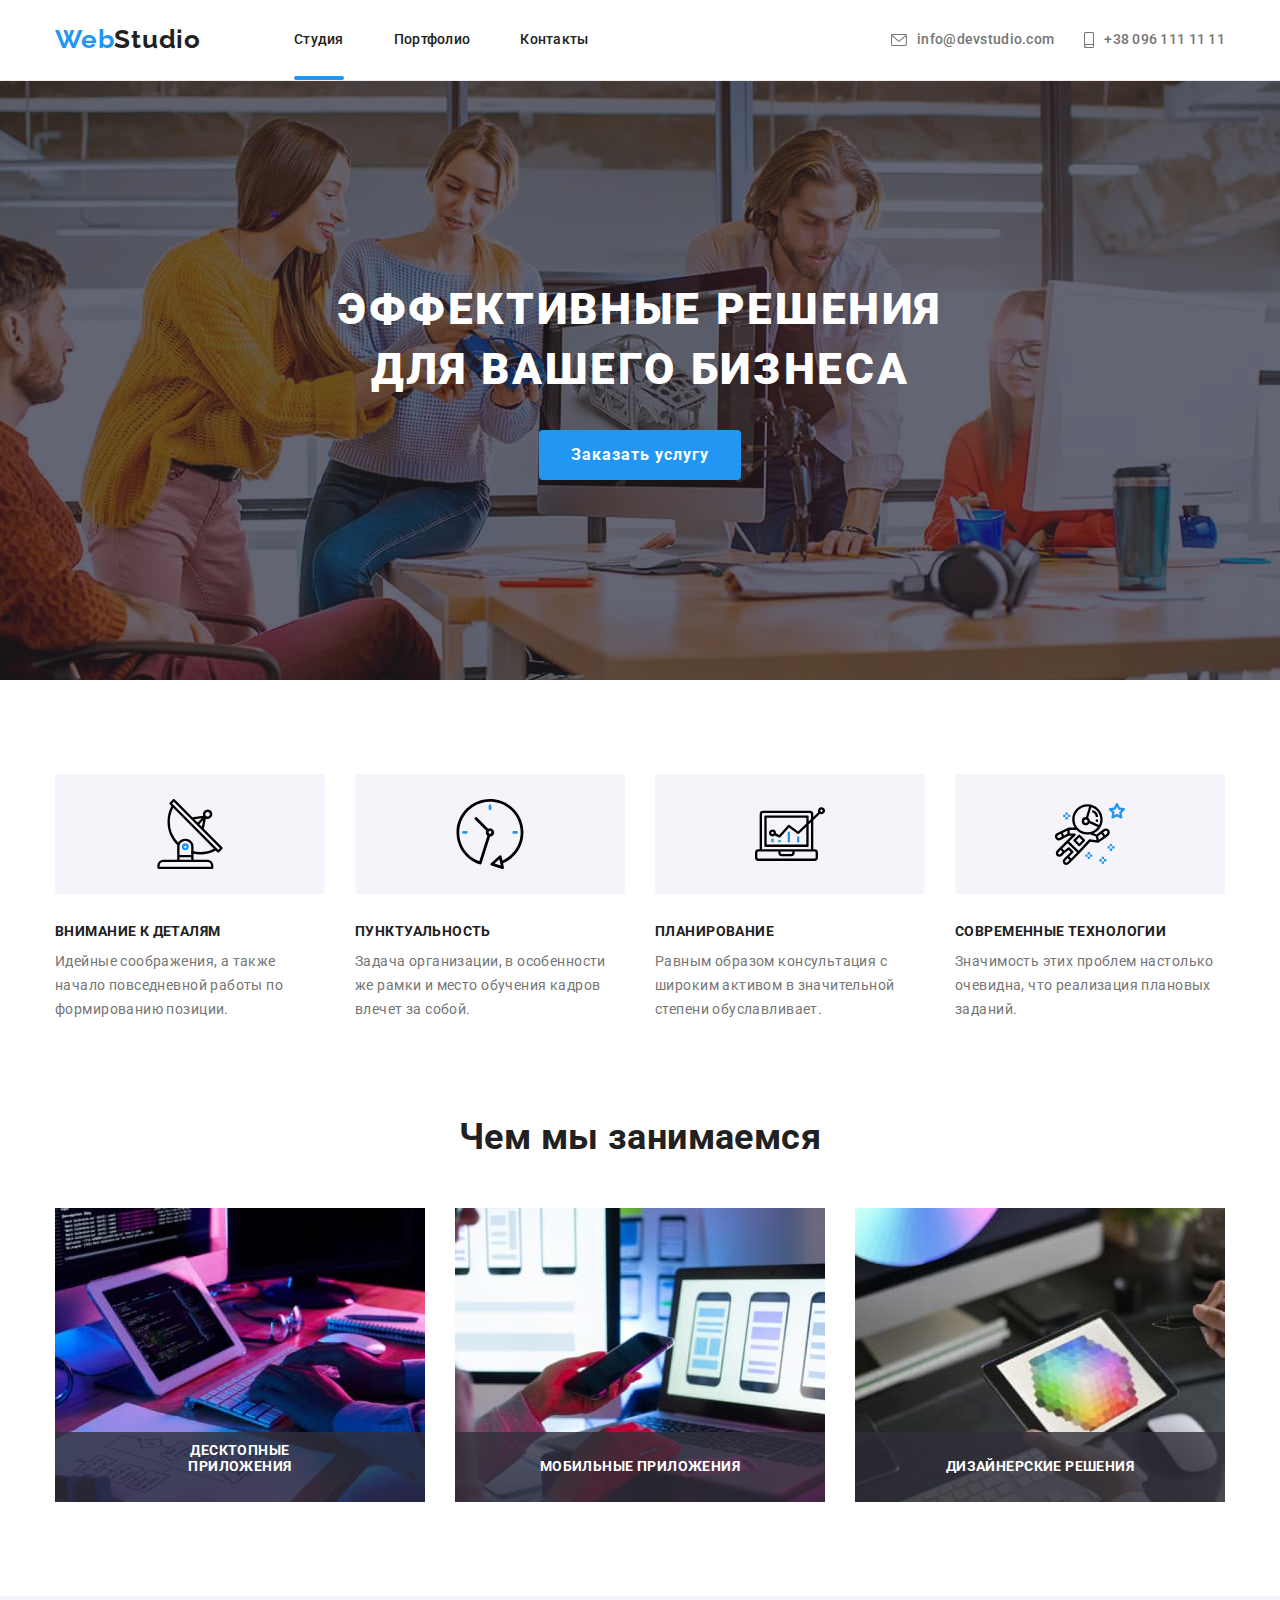
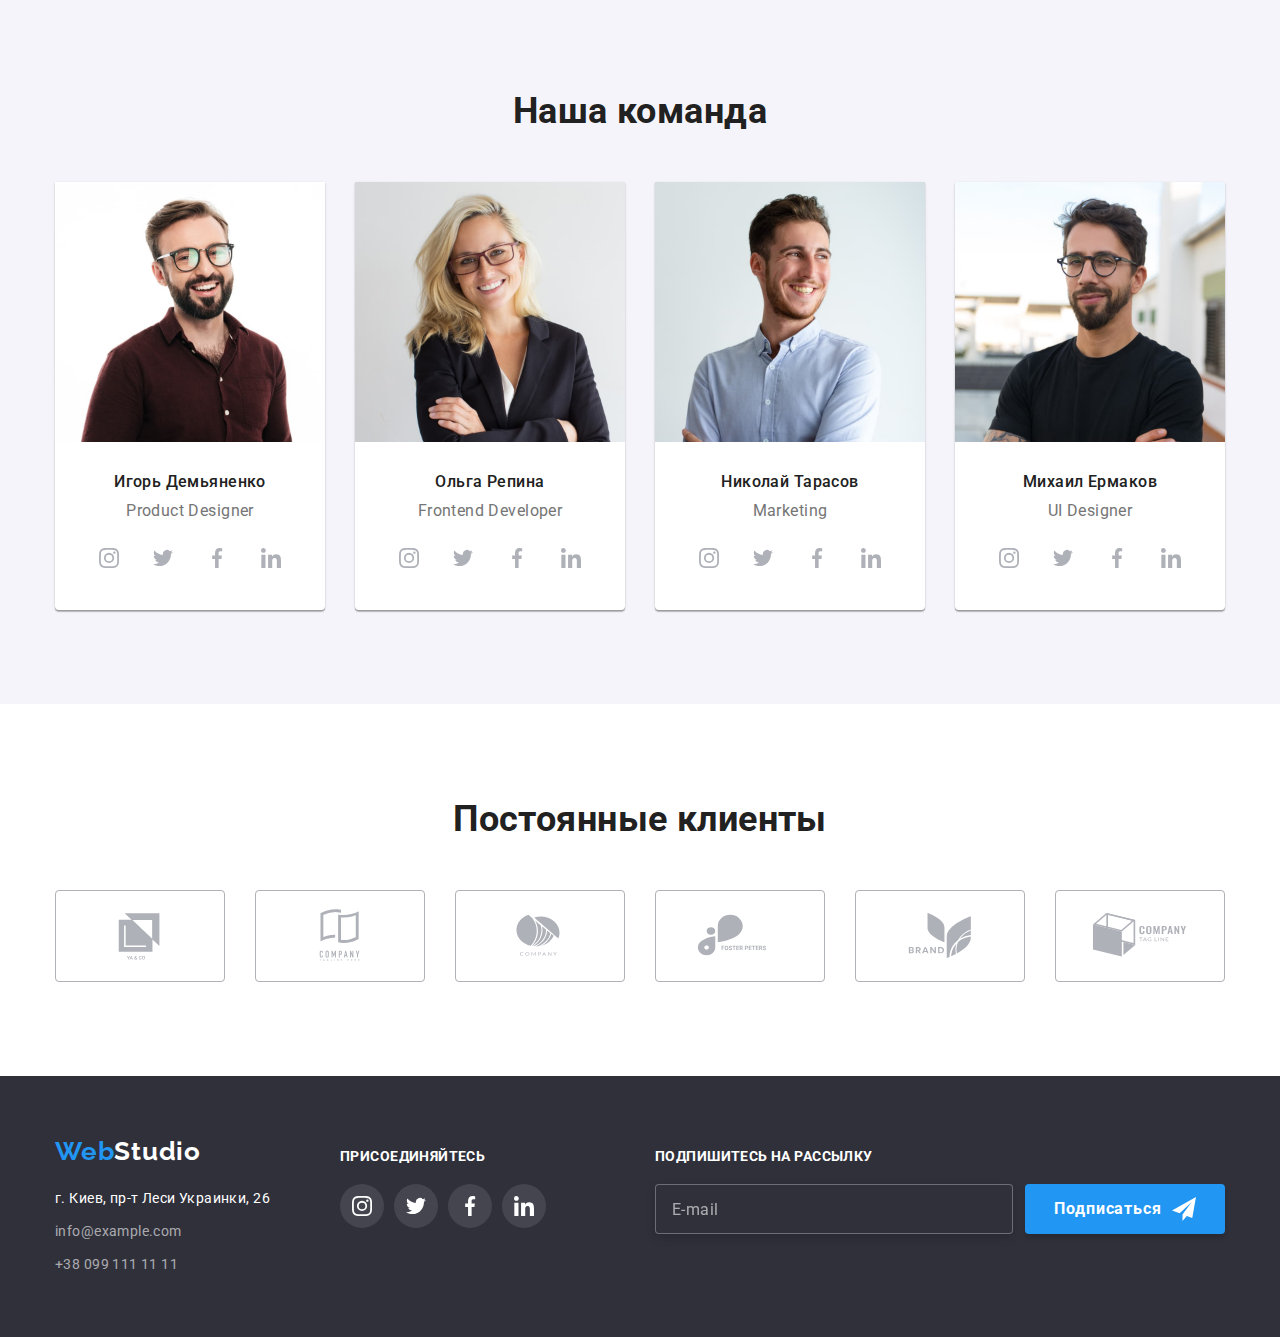
<file: index.html>
<!DOCTYPE html>
<html lang="ru">
<head>
    <meta charset="UTF-8">
    <meta http-equiv="X-UA-Compatible" content="IE=edge">
    <meta name="viewport" content="width=device-width, initial-scale=1.0">
    <title>Студия</title>
    <link rel="preconnect" href="https://fonts.gstatic.com">
    <link href="https://fonts.googleapis.com/css2?family=Raleway:wght@700&family=Roboto:wght@400;500;700;900&display=swap"
        rel="stylesheet">
    <link rel="stylesheet" href="https://cdnjs.cloudflare.com/ajax/libs/modern-normalize/1.0.0/modern-normalize.min.css">
    <link rel="stylesheet" href="./css/styles.css">
</head>
<body>
    <header class="header-border">
        <div class="container main-nav">
            <nav class="site-nav">
                <a class="link logo main-nav" href="./index.html"> <span class="logo-clr">Web</span><span class="logo logo-alt-clr">Studio</span></a>
                <ul class="nav-list list">
                    <li class="item"><a class="link menu-link" href="./index.html">Студия</a></li>
                    <li class="item"><a class="link" href="./portfolio.html">Портфолио</a></li>
                    <li class="item"><a class="link" href="">Контакты</a></li>
                </ul>
            </nav>
            <ul class="list contact-links">
                <li class="item">
                    <a class="link contact-links-item" href="mailto:info@devstudio.com">
                        <svg class="contact-icon" width="16" height="12">
                            <use href="./images/symbol-defs.svg#icon-mail-icon"></use>
                        </svg>info@devstudio.com
                    </a>
                </li>
                <li class="item">
                    <a class="link contact-links-item" href="tel:+380961111111">
                        <svg class="contact-icon" width="10" height="16">
                            <use href="./images/symbol-defs.svg#icon-smartphone"></use>
                        </svg> +38 096 111 11 11                        
                    </a>
                </li>
            </ul>
        </div>
    </header>
    <main>
        <section class="hero">
            <div class="container">
                <h1 class="hero-title">Эффективные решения для вашего бизнеса</h1>
                <button type="button" class="btn" data-modal-open>Заказать услугу</button>
            </div>
        </section>
        <section class="section">
            <div class="container">
                <div>
                    <ul class=" list feature-icon-list">
                        <li class="feature-icon-item">
                            <svg class="feature-icon-item-svg">
                                <use href="./images/symbol-defs.svg#icon-antenna"></use>
                            </svg>
                        </li>
                        <li class="feature-icon-item">
                            <svg class="feature-icon-item-svg">
                                <use href="./images/symbol-defs.svg#icon-clock"></use>
                            </svg>
                        </li>
                        <li class="feature-icon-item">
                            <svg class="feature-icon-item-svg">
                                <use href="./images/symbol-defs.svg#icon-diagram"></use>
                            </svg>
                        </li>
                        <li class="feature-icon-item">
                            <svg class="feature-icon-item-svg">
                                <use href="./images/symbol-defs.svg#icon-astronaut"></use>
                            </svg>
                        </li>
                    </ul>
                </div>
                <ul class="list feature-list">
                    <li class="item">
                        <h3 class="title">Внимание к деталям</h3>
                        <p class="text">Идейные соображения, а также начало повседневной работы по формированию позиции.</p>
                    </li>
                    <li class="item">
                        <h3 class="title">Пунктуальность</h3>
                        <p class="text">Задача организации, в особенности же рамки и место обучения кадров влечет за собой.</p>
                    </li>
                    <li class="item">
                        <h3 class="title">Планирование</h3>
                        <p class="text">Равным образом консультация с широким активом в значительной степени обуславливает.</p>
                    </li>
                    <li class="item">
                        <h3 class="title">Современные технологии</h3>
                        <p class="text">Значимость этих проблем настолько очевидна, что реализация плановых заданий.</p>
                    </li>
                </ul>
            </div>
        </section>
        <section class="section section-our-work">
            <div class="container">
                <h2 class="section-title">Чем мы занимаемся</h2>
                <ul class="img-list list flex-container">
                    <li class="item">
                        <div class="works-overlay">
                            <img src="./images/studio/1.jpg" alt="изображение процесса разметки страницы" width="370">
                            <div class="works-description">
                                <h3 class="works-text">Десктопные приложения</h3>
                            </div>
                        </div>
                    </li>
                    <li class="item">
                        <div class="works-overlay">
                            <img src="./images/studio/2.jpg" alt="размещение контента на экране телефона" width="370">
                            <div class="works-description">
                                <h3 class="works-text">Мобильные приложения</h3>
                            </div>
                        </div>
                    </li>
                    <li class="item">
                        <div class="works-overlay">
                            <img src="./images/studio/3.jpg" alt="выбор цвета из спектра" width="370">
                            <div class="works-description">
                                <h3 class="works-text">Дизайнерские решения</h3>
                            </div>
                        </div>
                    </li>
                </ul>
            </div>
        </section>
        <section class="section team-section">
            <div class="container">
                <h2 class="section-title">Наша команда</h2>
                <ul class="list team-img container-team">
                    <li class="item">
                        <img src="./images/studio/4.jpg" alt="фото продукт дизайнера Игоря Демьяненко" width="270">
                        <div class="team-img-descr">
                            <h3 class="team-title">Игорь Демьяненко</h3>
                            <p class="team-descr">Product Designer</p>
                            <ul class="list social-icons">
                                <li class="social-icons-item">
                                    <a href="" class="social-icons-link" target="_blank" rel="noopener noreferrer">
                                        <svg class="social-icons-svg">
                                            <use href="./images/symbol-defs.svg#icon-instagram"></use>
                                        </svg>
                                    </a>
                                </li>
                                <li class="social-icons-item">
                                    <a href="" class="social-icons-link" target="_blank" rel="noopener noreferrer">
                                        <svg class="social-icons-svg">
                                            <use href="./images/symbol-defs.svg#icon-twitter"></use>
                                        </svg>
                                    </a>
                                </li>
                                <li class="social-icons-item">
                                    <a href="" class="social-icons-link" target="_blank" rel="noopener noreferrer">
                                        <svg class="social-icons-svg">
                                            <use href="./images/symbol-defs.svg#icon-facebook"></use>
                                        </svg>
                                    </a>
                                </li>
                                <li class="social-icons-item">
                                    <a href="" class="social-icons-link" target="_blank" rel="noopener noreferrer">
                                        <svg class="social-icons-svg">
                                            <use href="./images/symbol-defs.svg#icon-linkedin"></use>
                                        </svg>
                                    </a>
                                </li>
                            </ul>
                        </div>
                    </li>
                    <li class="item">
                        <img src="./images/studio/5.jpg" alt="фото фронтэнд разработчика Ольги Репиной" width="270">
                        <div class="team-img-descr">
                            <h3 class="team-title">Ольга Репина</h3>
                            <p class="team-descr">Frontend Developer</p>
                            <ul class="list social-icons">
                                <li class="social-icons-item">
                                    <a href="" class="social-icons-link" target="_blank" rel="noopener noreferrer">
                                        <svg class="social-icons-svg">
                                            <use href="./images/symbol-defs.svg#icon-instagram"></use>
                                        </svg>
                                    </a>
                                </li>
                                <li class="social-icons-item">
                                    <a href="" class="social-icons-link" target="_blank" rel="noopener noreferrer">
                                        <svg class="social-icons-svg">
                                            <use href="./images/symbol-defs.svg#icon-twitter"></use>
                                        </svg>
                                    </a>
                                </li>
                                <li class="social-icons-item">
                                    <a href="" class="social-icons-link" target="_blank" rel="noopener noreferrer">
                                        <svg class="social-icons-svg">
                                            <use href="./images/symbol-defs.svg#icon-facebook"></use>
                                        </svg>
                                    </a>
                                </li>
                                <li class="social-icons-item">
                                    <a href="" class="social-icons-link" target="_blank" rel="noopener noreferrer">
                                        <svg class="social-icons-svg">
                                            <use href="./images/symbol-defs.svg#icon-linkedin"></use>
                                        </svg>
                                    </a>
                                </li>
                            </ul>
                        </div>
                    </li>
                    <li class="item">
                        <img src="./images/studio/6.jpg" alt="фото маркетолога Николая Тарасова" width="270">
                        <div class="team-img-descr">
                            <h3 class="team-title">Николай Тарасов</h3>
                            <p class="team-descr">Marketing</p>
                            <ul class="list social-icons">
                                <li class="social-icons-item">
                                    <a href="" class="social-icons-link" target="_blank" rel="noopener noreferrer">
                                        <svg class="social-icons-svg">
                                            <use href="./images/symbol-defs.svg#icon-instagram"></use>
                                        </svg>
                                    </a>
                                </li>
                                <li class="social-icons-item">
                                    <a href="" class="social-icons-link" target="_blank" rel="noopener noreferrer">
                                        <svg class="social-icons-svg">
                                            <use href="./images/symbol-defs.svg#icon-twitter"></use>
                                        </svg>
                                    </a>
                                </li>
                                <li class="social-icons-item">
                                    <a href="" class="social-icons-link" target="_blank" rel="noopener noreferrer">
                                        <svg class="social-icons-svg">
                                            <use href="./images/symbol-defs.svg#icon-facebook"></use>
                                        </svg>
                                    </a>
                                </li>
                                <li class="social-icons-item">
                                    <a href="" class="social-icons-link" target="_blank" rel="noopener noreferrer">
                                        <svg class="social-icons-svg">
                                            <use href="./images/symbol-defs.svg#icon-linkedin"></use>
                                        </svg>
                                    </a>
                                </li>
                            </ul>
                        </div>
                    </li>
                    <li class="item">
                        <img src="./images/studio/7.jpg" alt="фото дизайнера Михаила Ермакова" width="270">
                        <div class="team-img-descr">
                            <h3 class="team-title">Михаил Ермаков</h3>
                            <p class="team-descr">UI Designer</p>
                            <ul class="list social-icons">
                                <li class="social-icons-item">
                                    <a href="" class="social-icons-link" target="_blank" rel="noopener noreferrer">
                                        <svg class="social-icons-svg">
                                            <use href="./images/symbol-defs.svg#icon-instagram"></use>
                                        </svg>
                                    </a>
                                </li>
                                <li class="social-icons-item">
                                    <a href="" class="social-icons-link" target="_blank" rel="noopener noreferrer">
                                        <svg class="social-icons-svg">
                                            <use href="./images/symbol-defs.svg#icon-twitter"></use>
                                        </svg>
                                    </a>
                                </li>
                                <li class="social-icons-item">
                                    <a href="" class="social-icons-link" target="_blank" rel="noopener noreferrer">
                                        <svg class="social-icons-svg">
                                            <use href="./images/symbol-defs.svg#icon-facebook"></use>
                                        </svg>
                                    </a>
                                </li>
                                <li class="social-icons-item">
                                    <a href="" class="social-icons-link" target="_blank" rel="noopener noreferrer">
                                        <svg class="social-icons-svg">
                                            <use href="./images/symbol-defs.svg#icon-linkedin"></use>
                                        </svg>
                                    </a>
                                </li>
                            </ul>
                        </div>
                    </li>
                </ul>
            </div>
        </section>
        <section class="section clients-section">
            <div class="container">
                <h2 class="section-title">Постоянные клиенты</h2>
                <ul class="list client-icons">
                    <li class="client-link">
                        <a href="" class="client-icons-link" target="_blank" rel="noopener noreferrer">
                            <svg class="client-icons-link-svg">
                                <use href="./images/symbol-defs.svg#icon-logo1"></use>
                            </svg>
                        </a>
                    </li>
                    <li class="client-link">
                        <a href="" class="client-icons-link" target="_blank" rel="noopener noreferrer">
                            <svg class="client-icons-link-svg">
                                <use href="./images/symbol-defs.svg#icon-logo2"></use>
                            </svg>
                        </a>
                    </li>
                    <li class="client-link">
                        <a href="" class="client-icons-link" target="_blank" rel="noopener noreferrer">
                            <svg class="client-icons-link-svg">
                                <use href="./images/symbol-defs.svg#icon-logo3"></use>
                            </svg>
                        </a>
                    </li>
                    <li class="client-link">
                        <a href="" class="client-icons-link" target="_blank" rel="noopener noreferrer">
                            <svg class="client-icons-link-svg">
                                <use href="./images/symbol-defs.svg#icon-logo4"></use>
                            </svg>
                        </a>
                    </li>
                    <li class="client-link">
                        <a href="" class="client-icons-link" target="_blank" rel="noopener noreferrer">
                            <svg class="client-icons-link-svg">
                                <use href="./images/symbol-defs.svg#icon-logo5"></use>
                            </svg>
                        </a>
                    </li>
                    <li class="client-link">
                        <a href="" class="client-icons-link" target="_blank" rel="noopener noreferrer">
                            <svg class="client-icons-link-svg">
                                <use href="./images/symbol-defs.svg#icon-logo6"></use>
                            </svg>
                        </a>
                    </li>
                </ul>
            </div>
        </section>
    </main>
    <footer class="footer-container">
        <div class="container footer-contacts">
            <div>
                <a class="link logo-footer" href="./index.html"> <span class="logo-clr-footer">Web</span><span
                        class="logo alt-logo-clr-footer">Studio</span></a>
                <address class="address title">
                    <ul class="list">
                        <li><a class="link" href="https://goo.gl/maps/ucCvVDqqTp9hVQsA9" target="_blank" rel="noopener noreferrer">г.
                                Киев, пр-т Леси Украинки, 26</a></li>
                        <li><a class="link footer-contacts-styles" href="mailto:info@example.com">info@example.com</a></li>
                        <li><a class="link footer-contacts-styles" href="tel:+380991111111">+38 099 111 11 11</a></li>
                    </ul>
                </address>
            </div>
            <div class="footer-social-links">
                <h2 class="footer-title">присоединяйтесь</h2>
                <ul class="list footer-social-icons">
                    <li class="social-icons-item">
                        <a href="" class="footer-social-icons-link" target="_blank" rel="noopener noreferrer">
                            <svg class="footer-social-icons-svg">
                                <use href="./images/symbol-defs.svg#icon-instagram"></use>
                            </svg>
                        </a>
                    </li>
                    <li class="footer-social-icons-item">
                        <a href="" class="footer-social-icons-link" target="_blank" rel="noopener noreferrer">
                            <svg class="footer-social-icons-svg">
                                <use href="./images/symbol-defs.svg#icon-twitter"></use>
                            </svg>
                        </a>
                    </li>
                    <li class="footer-social-icons-item">
                        <a href="" class="footer-social-icons-link" target="_blank" rel="noopener noreferrer">
                            <svg class="footer-social-icons-svg">
                                <use href="./images/symbol-defs.svg#icon-facebook"></use>
                            </svg>
                        </a>
                    </li>
                    <li class="footer-social-icons-item">
                        <a href="" class="footer-social-icons-link" target="_blank" rel="noopener noreferrer">
                            <svg class="footer-social-icons-svg">
                                <use href="./images/symbol-defs.svg#icon-linkedin"></use>
                            </svg>
                        </a>
                    </li>
                </ul>
            </div>
            <div class="footer-subscribe">
                <h2 class="footer-title">подпишитесь на рассылку</h2>
                <div>
                    <!-- <label for="email">Почта</label> -->
                    <div class="subscribe-form">
                        <input type="email" name="email" id="email" placeholder="E-mail">
                        <button class="subscribe-form-button" type="submit">Подписаться
                            <svg class="subscribe-form-svg">
                                <use href="./images/icons.svg#icon-icon-send"></use>
                            </svg>
                        </button>
                    </div>
                </div>
            </div>
        </div>
        <div class="backdrop is-hidden" data-modal>
            <div class="modal">
                <button type="button" class="modal-close-button" data-modal-close>
                    <svg class="modal-close-button-svg">
                        <use href="./images/icons.svg#icon-close-black"></use>
                    </svg>
                </button>
                <form class="form">
                    <div class="modal-title">
                        <b>Оставьте свои данные, мы вам перезвоним</b>
                    </div>
                    <div class="form-field">
                        <label class="modal-label" for="name">Имя</label>
                        <input class="modal-input" type="text" name="name" id="name">
                        <svg class="modal-icons-svg">
                            <use href="./images/icons.svg#icon-person-black-1"></use>
                        </svg>
                    </div>

                    <div class="form-field">
                        <label class="modal-label" for="phone">Телефон</label>
                        <input class="modal-input" type="tel" name="phone" id="phone">
                        <svg class="modal-icons-svg">
                            <use href="./images/icons.svg#icon-phone-black"></use>
                        </svg>
                    </div>
                    
                    <div class="form-field">
                        <label class="modal-label" for="email">Почта</label>
                        <input class="modal-input" type="email" name="email" id="email">
                        <svg class="modal-icons-svg">
                            <use href="./images/icons.svg#icon-email-black"></use>
                        </svg>
                    </div>
                    
                    <div class="form-field">
                        <label class="modal-label" for="comment">Комментарий</label>
                        <textarea class="modal-input" name="" id="comment" rows="8" placeholder="Введите текст"></textarea>
                    </div>
                    <div>
                        <label class="checkbox-label">
                            <input class="checkbox" type="checkbox" value=""/>
                            <span class="custom-icon"></span>
                            Соглашаюсь с рассылкой и принимаю 
                            <a href="" class="modal-rules-link" target="_blank" rel="noopener noreferrer"> Условия договора
                                
                            </a>
                        </label>
                    </div>                    
                    <!-- <div class="rules">
                        <input type="checkbox" name="rules" id="rules">
                        <label for="rules">Соглашаюсь с рассылкой и принимаю Условия договора</label>
                    </div> -->

                    <button class="modal-send-button" type="submit">Отправить</button>
                </form>
            </div>
        </div>
    </footer>
    <script>
        const { height: pageHeaderHeight } = document
            .querySelector("header-border")
            .getBoundingClientRect();
        document.body.style.paddingTop = '${pageHeaderHeight}px';    
    </script>
    <script src="./js/modal.js"></script>
</body>
</html>
</file>
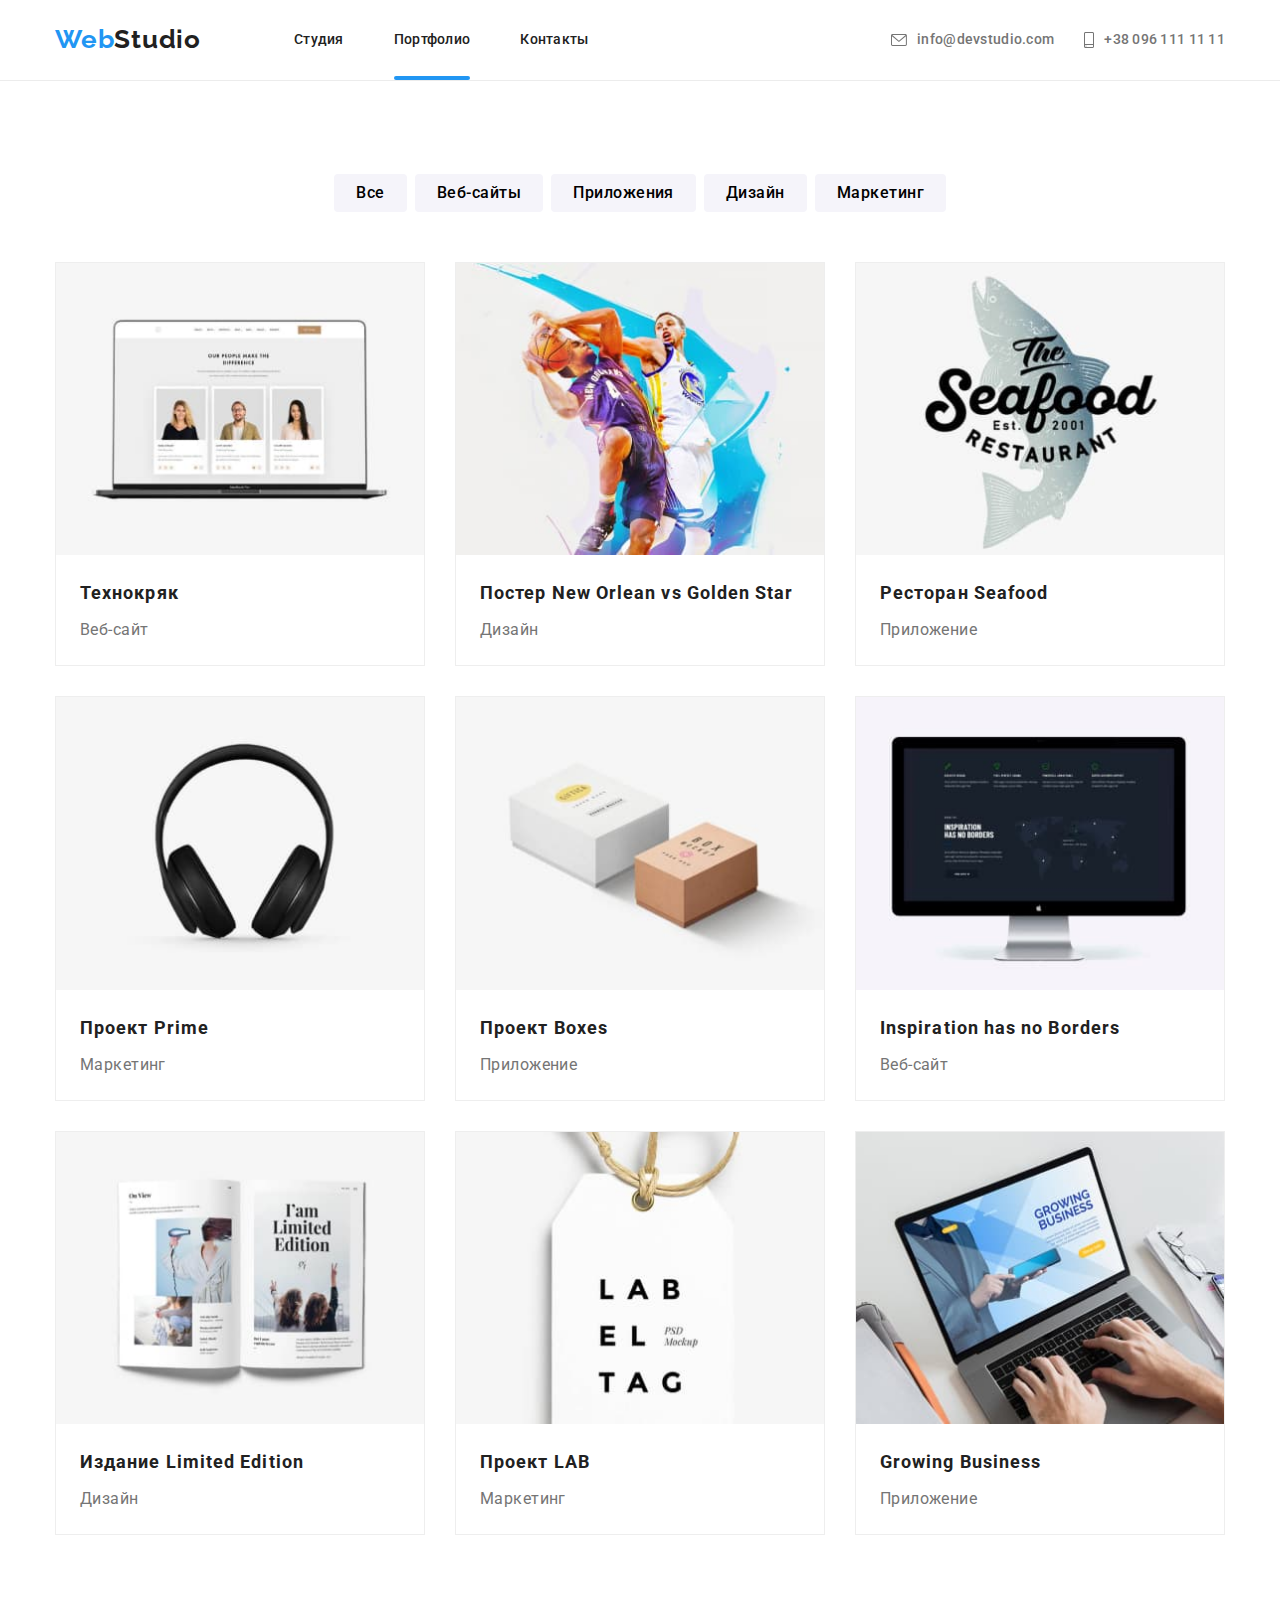
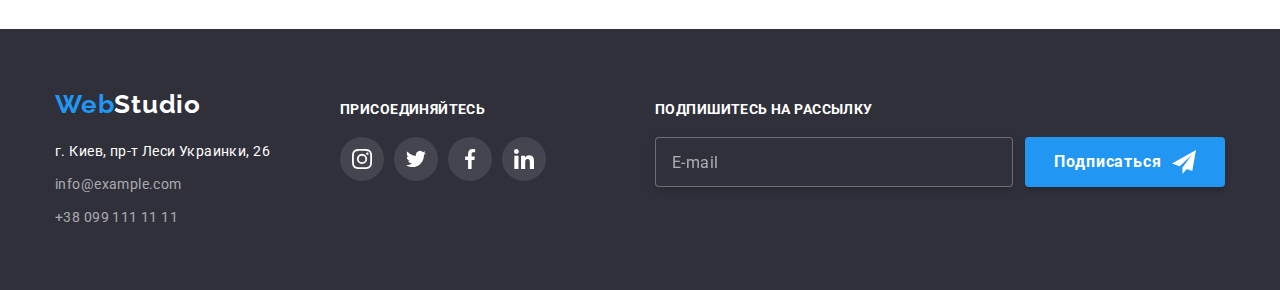
<file: portfolio.html>
<!DOCTYPE html>
<html lang="ru">
<head>
    <meta charset="UTF-8">
    <meta http-equiv="X-UA-Compatible" content="IE=edge">
    <meta name="viewport" content="width=device-width, initial-scale=1.0">
    <title>Портфолио</title>
    <link rel="preconnect" href="https://fonts.gstatic.com">
    <link href="https://fonts.googleapis.com/css2?family=Raleway:wght@700&family=Roboto:wght@400;500;700;900&display=swap"
        rel="stylesheet">
    <link rel="stylesheet" href="https://cdnjs.cloudflare.com/ajax/libs/modern-normalize/1.0.0/modern-normalize.min.css">
    <link rel="stylesheet" href="./css/styles.css">
</head>
<body>
    <header class="header-border">
        <div class="container main-nav">
            <nav class="site-nav">
                <a class="link logo main-nav" href="./index.html"> <span class="logo-clr">Web</span><span
                        class="logo logo-alt-clr">Studio</span></a>
                <ul class="nav-list list">
                    <li class="item"><a class="link" href="./index.html">Студия</a></li>
                    <li class="item"><a class="link menu-link" href="./portfolio.html">Портфолио</a></li>
                    <li class="item"><a class="link" href="">Контакты</a></li>
                </ul>
            </nav>
            <ul class="list contact-links">
                <li class="item">
                    <a class="link contact-links-item" href="mailto:info@devstudio.com">
                        <svg class="contact-icon" width="16" height="12">
                            <use href="./images/symbol-defs.svg#icon-mail-icon"></use>
                        </svg>info@devstudio.com
                    </a>
                </li>
                <li class="item">
                    <a class="link contact-links-item" href="tel:+380961111111">
                        <svg class="contact-icon" width="10" height="16">
                            <use href="./images/symbol-defs.svg#icon-smartphone"></use>
                        </svg> +38 096 111 11 11
                    </a>
                </li>
            </ul>
        </div>
    </header>
    <main>
        <section class="section">
            <div class="container">
                <h1 class="visually-hidden">Галерея наших работ</h1>
                <ul class="list btn-list">
                    <li class="item">
                        <button type="button" class="btn-filter">Все</button>
                    </li>
                    <li class="item">
                        <button type="button" class="btn-filter">Веб-сайты</button>
                    </li>
                    <li class="item">
                        <button type="button" class="btn-filter">Приложения</button>
                    </li>
                    <li class="item">
                        <button type="button" class="btn-filter">Дизайн</button>
                    </li>
                    <li class="item">
                        <button type="button" class="btn-filter">Маркетинг</button>
                    </li>
                </ul>
                <ul class="flex-container list">
                    <li class="flex-element">
                        <div class="gallery-overlay">
                            <img src="./images/portfolio/1.jpg" alt="пример созданного сайта" width="370">
                            <div class="description-overlay">
                                <div class="gallery-overlay-description">
                                    <p class="overlay-txt">Технокряк это современная площадка распространения коронавируса.
                                        Компании используют эту платформу для цифрового
                                        шпионажа и атак на защищённые сервера конкурентов.</p>
                                </div>
                            </div>
                        </div>
                        <div class="glry-descr">
                            <h2 class="title-glry">Технокряк</h2>
                            <p class="text-glry">Веб-сайт</p>
                        </div>
                    </li>
                    <li class="flex-element">
                        <div class="gallery-overlay">
                            <img src="./images/portfolio/2.jpg" alt="баскетболисты клубов New Orlean и Golden Star" width="370">
                            <div class="description-overlay">
                                <div class="gallery-overlay-description">
                                    <p class="overlay-txt">Lorem ipsum dolor sit amet, consectetur adipisicing elit. Nam obcaecati quod fugiat
                                        cupiditate, voluptates maxime atque corporis aliquid, doloremque illo sint!</p>
                                </div>
                            </div>
                        </div>
                        <div class="glry-descr">
                            <h2 class="title-glry">Постер New Orlean vs Golden Star</h2>
                            <p class="text-glry">Дизайн</p>
                        </div>
                    </li>
                    <li class="flex-element">
                        <div class="gallery-overlay">
                            <img src="./images/portfolio/3.jpg" alt="логотип приложения в виде рыбы" width="370">
                            <div class="description-overlay">
                                <div class="gallery-overlay-description">
                                    <p class="overlay-txt">Lorem ipsum dolor sit amet consectetur adipisicing elit. Harum eveniet, corrupti rerum iusto
                                        tempore iure distinctio repellendus tempora saepe a totam autem, veniam nobis omnis consequuntur fuga provident
                                        deleniti ex delectus?</p>
                                </div>
                            </div>
                        </div>
                        <div class="glry-descr">
                            <h2 class="title-glry">Ресторан Seafood</h2>
                            <p class="text-glry"> Приложение</p>
                        </div>
                    </li>
                    <li class="flex-element">
                        <div class="gallery-overlay">
                            <img src="./images/portfolio/4.jpg" alt="наушники" width="370">
                            <div class="description-overlay">
                                <div class="gallery-overlay-description">
                                <p class="overlay-txt">Lorem ipsum dolor sit amet consectetur adipisicing elit. Sequi, mollitia ratione dolorum repudiandae eaque aliquam illo veritatis sed quae porro eius dolore autem illum, odio tempora minima. Autem nobis dolorum deserunt dolor animi doloremque porro a odio sint aspernatur dolores nisi voluptatum delectus, quas obcaecati. Dolorem!</p>
                            </div>
                            </div>
                        </div>
                        <div class="glry-descr">
                            <h2 class="title-glry">Проект Prime</h2>
                            <p class="text-glry">Маркетинг</p>
                        </div>
                    </li>
                    <li class="flex-element">
                        <div class="gallery-overlay">
                            <img src="./images/portfolio/5.jpg" alt="картинка с двумя коробками" width="370">
                            <div class="description-overlay">
                                <div class="gallery-overlay-description">
                                    <p class="overlay-txt">Lorem ipsum dolor sit amet consectetur, adipisicing elit. Ipsam ea quia at voluptatibus
                                        officiis expedita error, ab quas quidem labore consectetur quod illo culpa id repellendus voluptate sit
                                        architecto, totam provident.</p>
                                </div>
                            </div>
                        </div>
                        <div class="glry-descr">
                            <h2 class="title-glry">Проект Boxes</h2>
                            <p class="text-glry">Приложение</p>
                        </div>
                    </li>
                    <li class="flex-element">
                        <div class="gallery-overlay">
                            <img src="./images/portfolio/6.jpg" alt="пример созданного сайта" width="370">
                            <div class="description-overlay">
                                <div class="gallery-overlay-description">
                                    <p class="overlay-txt">Lorem ipsum dolor sit amet consectetur adipisicing elit. Itaque perferendis recusandae
                                        repellat ullam, voluptate totam asperiores quisquam laborum expedita eligendi facere numquam architecto sed
                                        dicta nesciunt harum cupiditate.</p>
                                </div>
                            </div>
                        </div>
                        <div class="glry-descr">
                            <h2 class="title-glry">Inspiration has no Borders</h2>
                            <p class="text-glry">Веб-сайт</p>
                        </div>
                    </li>
                    <li class="flex-element">
                        <div class="gallery-overlay">
                            <img src="./images/portfolio/7.jpg" alt="разворот журнала" width="370">
                            <div class="description-overlay">
                                <div class="gallery-overlay-description">
                                    <p class="overlay-txt">Lorem ipsum dolor sit amet consectetur adipisicing elit. Beatae, necessitatibus dolore. Sunt
                                        ipsum, ut aperiam veniam porro distinctio tenetur eum voluptatum, culpa et repellendus? Dolores?</p>
                                </div>
                            </div>
                        </div>
                        <div class="glry-descr">
                            <h2 class="title-glry">Издание Limited Edition</h2>
                            <p class="text-glry">Дизайн</p>
                        </div>
                    </li>
                    <li class="flex-element">
                        <div class="gallery-overlay">
                            <img src="./images/portfolio/8.jpg" alt="бирка компании LAB" width="370">
                            <div class="description-overlay">
                                <div class="gallery-overlay-description">
                                    <p class="overlay-txt">Lorem ipsum dolor sit amet consectetur adipisicing elit. Iure eius beatae blanditiis non,
                                        ipsam dolor sapiente quisquam ullam, unde vero animi voluptatibus nihil quia magnam consectetur illum commodi
                                        suscipit architecto.</p>
                                </div>
                            </div>
                        </div>
                        <div class="glry-descr">
                            <h2 class="title-glry">Проект LAB</h2>
                            <p class="text-glry">Маркетинг</p>
                        </div>
                    </li>
                    <li class="flex-element">
                        <div class="gallery-overlay">
                            <img src="./images/portfolio/9.jpg" alt="процесс разработки приложения" width="370">
                            <div class="description-overlay">
                                <div class="gallery-overlay-description">
                                    <p class="overlay-txt">Lorem ipsum dolor sit, amet consectetur adipisicing elit. Eius tempore dolor fugiat officiis
                                        vitae dolore quis veniam autem nihil nesciunt!</p>
                                </div>
                            </div>
                        </div>
                        <div class="glry-descr">
                            <h2 class="title-glry">Growing Business</h2>
                            <p class="text-glry">Приложение</p>
                        </div>
                    </li>
                </ul>
            </div>
        </section>
    </main>
    <footer class="footer-container">
        <div class="container footer-contacts">
            <div>
                <a class="link logo-footer" href="./index.html"> <span class="logo-clr-footer">Web</span><span
                        class="logo alt-logo-clr-footer">Studio</span></a>
                <address class="address title">
                    <ul class="list">
                        <li><a class="link" href="https://goo.gl/maps/ucCvVDqqTp9hVQsA9" target="_blank"
                                rel="noopener noreferrer">г.
                                Киев, пр-т Леси Украинки, 26</a></li>
                        <li><a class="link footer-contacts-styles" href="mailto:info@example.com">info@example.com</a></li>
                        <li><a class="link footer-contacts-styles" href="tel:+380991111111">+38 099 111 11 11</a></li>
                    </ul>
                </address>
            </div>
            <div class="footer-social-links">
                <h2 class="footer-title">присоединяйтесь</h2>
                <ul class="list footer-social-icons">
                    <li class="social-icons-item">
                        <a href="" class="footer-social-icons-link" target="_blank" rel="noopener noreferrer">
                            <svg class="footer-social-icons-svg">
                                <use href="./images/symbol-defs.svg#icon-instagram"></use>
                            </svg>
                        </a>
                    </li>
                    <li class="footer-social-icons-item">
                        <a href="" class="footer-social-icons-link" target="_blank" rel="noopener noreferrer">
                            <svg class="footer-social-icons-svg">
                                <use href="./images/symbol-defs.svg#icon-twitter"></use>
                            </svg>
                        </a>
                    </li>
                    <li class="footer-social-icons-item">
                        <a href="" class="footer-social-icons-link" target="_blank" rel="noopener noreferrer">
                            <svg class="footer-social-icons-svg">
                                <use href="./images/symbol-defs.svg#icon-facebook"></use>
                            </svg>
                        </a>
                    </li>
                    <li class="footer-social-icons-item">
                        <a href="" class="footer-social-icons-link" target="_blank" rel="noopener noreferrer">
                            <svg class="footer-social-icons-svg">
                                <use href="./images/symbol-defs.svg#icon-linkedin"></use>
                            </svg>
                        </a>
                    </li>
                </ul>
            </div>
            <div class="footer-subscribe">
                <h2 class="footer-title">подпишитесь на рассылку</h2>
                <div>
                    <!-- <label for="email">Почта</label> -->
                    <div class="subscribe-form">
                        <input type="email" name="email" id="email" placeholder="E-mail">
                        <button class="subscribe-form-button" type="submit">Подписаться
                            <svg class="subscribe-form-svg">
                                <use href="./images/icons.svg#icon-icon-send"></use>
                            </svg>
                        </button>
                    </div>
                </div>
            </div>
        </div>
        <div class="backdrop is-hidden" data-modal>
            <div class="modal">
                <button type="button" class="modal-close-button" data-modal-close>
                    <svg class="modal-close-button-svg">
                        <use href="./images/icons.svg#icon-close-black"></use>
                    </svg>
                </button>
                <form class="form">
                    <div class="modal-title">
                        <b>Оставьте свои данные, мы вам перезвоним</b>
                    </div>
                    <div class="form-field">
                        <label class="modal-label" for="name">Имя</label>
                        <input class="modal-input" type="text" name="name" id="name">
                        <svg class="modal-icons-svg">
                            <use href="./images/icons.svg#icon-person-black-1"></use>
                        </svg>
                    </div>
    
                    <div class="form-field">
                        <label class="modal-label" for="phone">Телефон</label>
                        <input class="modal-input" type="tel" name="phone" id="phone">
                        <svg class="modal-icons-svg">
                            <use href="./images/icons.svg#icon-phone-black"></use>
                        </svg>
                    </div>
    
                    <div class="form-field">
                        <label class="modal-label" for="email">Почта</label>
                        <input class="modal-input" type="email" name="email" id="email">
                        <svg class="modal-icons-svg">
                            <use href="./images/icons.svg#icon-email-black"></use>
                        </svg>
                    </div>
    
                    <div class="form-field">
                        <label class="modal-label" for="comment">Комментарий</label>
                        <textarea class="modal-input" name="" id="comment" rows="8" placeholder="Введите текст"></textarea>
                    </div>
                    <div>
                        <label class="checkbox-label">
                            <input class="checkbox" type="checkbox" value="" />
                            <span class="custom-icon"></span>
                            Соглашаюсь с рассылкой и принимаю Условия договора
                        </label>
                    </div>
                    <!-- <div class="rules">
                            <input type="checkbox" name="rules" id="rules">
                            <label for="rules">Соглашаюсь с рассылкой и принимаю Условия договора</label>
                        </div> -->
    
                    <button class="modal-send-button" type="submit">Отправить</button>
                </form>
            </div>
        </div>
    </footer>
</body>
</html>
</file>
<file: css/styles.css>
:root {
  --main-text-color: #757575;
  --title-color: #212121;
  --title-alt-color: #ffffff;
  --alt-text-color: #ffffff99;
  --accent-color: #2196f3;
  --icon-color: #afb1b8;

  --dark-bg: #2f303a;
  --second-bg: #f5f4fa;

  --main-font: "Roboto", sans-serif;
  --logo-font: "Raleway", sans-serif;
}

body {
  font-family: var(--main-font);
  font-size: 14px;
  line-height: 1.71;
  letter-spacing: 0.03em;
  color: var(--main-text-color);
  padding-top: 80px;
}
h1,
h2,
h3,
h4,
h5,
h6,
p,
ul {
  margin-bottom: 0;
  margin-top: 0;
}

img {
  display: block;
  max-width: 100%;
  height: auto;
}

.container {
  width: 1200px;
  padding-left: 15px;
  padding-right: 15px;
  margin-left: auto;
  margin-right: auto;
}

.footer-container {
  padding-bottom: 60px;
  padding-top: 60px;
  background-color: var(--dark-bg);
}

.list {
  padding: 0px;
  margin: 0px;
  list-style: none;
}

.main-nav {
  display: flex;
  align-items: center;
}

.header-border {
  position: fixed;
  width: 100%;
  top: 0;
  left: 0;
  min-height: 80px;
  background-color: #ffffff;
  border-bottom: 1px solid #ececec;
  z-index: 1;
}

.backdrop {
  position: fixed;
  top: 0;
  left: 0;
  width: 100%;
  height: 100%;
  background-color: rgba(0, 0, 0, 0.2);
  transition: opacity 250ms cubic-bezier(0.4, 0, 0.2, 1);
}

.backdrop.is-hidden {
  opacity: 0;
  pointer-events: none;
  transition: opacity 250ms cubic-bezier(0.4, 0, 0.2, 1);
}

.modal {
  padding-top: 40px;
  padding-bottom: 40px;
  min-width: 528px;
  min-height: 581px;
  background-color: var(--title-alt-color);

  position: absolute;
  top: 50%;
  left: 50%;
  transform: translate(-50%, -50%);

  box-shadow: 0px 1px 3px rgba(0, 0, 0, 0.12), 0px 1px 1px rgba(0, 0, 0, 0.14),
    0px 2px 1px rgba(0, 0, 0, 0.2);
  border-radius: 4px;
}

.modal-close-button { 
  
  background-color: transparent;
  width: 30px;
  height: 30px;
  cursor: pointer;
  padding: 0;
  border: 1px solid rgba(0,0,0,0.1);
  border-radius: 50%;
  position: absolute;
  right: 8px;
  top: 8px;
  
}

.modal-close-button:focus .modal-close-button-svg,
.modal-close-button:hover .modal-close-button-svg {
  fill: var(--accent-color);
}

.modal-close-button-svg {
  position:absolute;
  width: 18px;
  height: 18px;
  left: 50%;
  top: 50%;
  transform: translate(-50%, -50%);
  transition: fill 250ms cubic-bezier(0.4, 0, 0.2, 1);
 
}

.logo {
  font-family: var(--logo-font);
  font-weight: 700;
  font-size: 26px;
  line-height: 1.19;
  letter-spacing: 0.03em;
  color: var(--title-color);
}

.logo-footer {
  display: flex;
  align-items: center;

  font-family: var(--logo-font);
  font-weight: 700;
  font-size: 26px;
  line-height: 1.19;
  letter-spacing: 0.03em;
  color: var(--title-color);
}

.logo-clr-footer {
  color: var(--accent-color);
  display: block;
}

.alt-logo-clr-footer {
  color: var(--title-alt-color);
}

.logo-clr {
  color: var(--accent-color);
  display: block;
  padding-top: 24px;
  padding-bottom: 25px;
}

.logo-alt-clr {
  display: block;
  padding-top: 24px;
  padding-bottom: 25px;
}

.link {
  color: inherit;
  text-decoration: none;
  transition: color 250ms cubic-bezier(0.4, 0, 0.2, 1);
}

.link:hover,
.link:focus {
  color: var(--accent-color);
}

.visually-hidden {
  position: absolute;
  width: 1px;
  height: 1px;
  margin: -1px;
  border: 0;
  padding: 0;
  clip: rect(0 0 0 0);
  overflow: hidden;
}

.contact-links {
  display: flex;
  margin-left: auto;
  font-weight: 500;
  font-size: 14px;
  line-height: 1.14;
  color: var(--main-text-color);
  letter-spacing: 0.02em;
}

.contact-links .item + .item {
  margin-left: 30px;
}

.contact-links .link {
  padding-top: 32px;
  padding-bottom: 32px;
}

.contact-links-item {
  display: flex;
  align-items: center;
}

.contact-icon {
  margin-right: 10px;
  fill: var(--main-text-color);
  fill: currentColor;
}

.section {
  padding-top: 94px;
  padding-bottom: 94px;
}

.section-our-work {
  padding-top: 0;
}

.site-nav {
  display: flex;
  font-weight: 500;
  font-size: 14px;
  line-height: 1.14;
  letter-spacing: 0.02em;
  color: var(--title-color);
}

.nav-list {
  display: flex;
  margin-left: 93px;
}

.menu-link {
  position: relative;
}

.menu-link::after {
  content: "";
  position: absolute;
  left: 0;
  bottom: 0;
  display: block;
  width: 100%;
  height: 4px;
  background-color: var(--accent-color);
  border-radius: 2px;
  opacity: 0
  transition: opacity 250ms cubic-bezier(0.4, 0, 0.2, 1);
}

.menu-link:hover::after {
  opacity: 1;
}

.nav-list .item:not(:last-child) {
  margin-right: 50px;
}

.nav-list .link {
  display: block;
  padding-top: 32px;
  padding-bottom: 32px;
}

.hero {
  text-align: center;
  padding-top: 200px;
  padding-bottom: 200px;
  min-height: 600px;
  max-width: 1600px;
  margin-left: auto;
  margin-right: auto;
  background-color: #c4c4c4;
  background-image: linear-gradient(
      to right,
      rgba(47, 48, 58, 0.4),
      rgba(47, 48, 58, 0.4)
    ),
    url("../images/studio/hero-img.jpg");
  background-repeat: no-repeat;
  background-position: center;
  background-size: cover;
}

.hero-title {
  width: 696px;
  margin-top: 0;
  margin-left: auto;
  margin-right: auto;
  margin-bottom: 0;
  font-weight: 900;
  font-size: 44px;
  line-height: 1.36;
  color: var(--title-alt-color);
  letter-spacing: 0.06em;
  text-transform: uppercase;
}

.btn {
  display: inline-block;
  margin-top: 30px;
  min-width: 200px;
  border-radius: 4px;
  border: none;
  padding: 10px 32px;
  font-weight: 700;
  font-size: 16px;
  line-height: 1.88;
  align-items: center;
  letter-spacing: 0.06em;
  color: var(--title-alt-color);
  background-color: var(--accent-color);
  transition: box-shadow 250ms cubic-bezier(0.4, 0, 0.2, 1),
  background-color 250ms cubic-bezier(0.4, 0, 0.2, 1),
  color 250ms cubic-bezier(0.4, 0, 0.2, 1);
  }

.btn:hover {
  box-shadow: 0px 4px 4px rgba(0, 0, 0, 0.15);
  background-color: #fff;
  color: var(--accent-color);

}

.btn-filter {
  border: none;
  min-width: 73px;
  display: inline-block;
  text-align: center;
  border-radius: 4px;
  padding: 6px 22px;
  font-style: 400;
  font-weight: 500;
  font-size: 16px;
  line-height: 1.62;
  text-align: center;
  letter-spacing: 0.03em;
  background-color: var(--second-bg);
  transition: color 250ms cubic-bezier(0.4, 0, 0.2, 1),
  background-color 250ms cubic-bezier(0.4, 0, 0.2, 1);

  /* transition-property: background-color, color;
  transition-duration: 1250ms;
  transition-timing-function: cubic-bezier(0.4, 0, 0.2, 1); */
}

.btn-filter:hover,
.btn-filter:focus {
  background-color: var(--accent-color);
  color: var(--title-alt-color);
}

.btn-list {
  display: flex;
  margin-bottom: 50px;
  justify-content: center;
}

.btn-list .item {
  margin-right: 8px;
}

.btn-list .item:last-child {
  margin-right: 0;
}

.gallery-overlay {
  position: relative;
  overflow: hidden;
}

/* .gallery-overlay:before {
  position: absolute;
  content: "";
  width: 100%;
  height: 100%;
  background-color: rgba(33, 150, 243, 0.9);

  transform: translateY(101%);
  transition: transform 250ms cubic-bezier(0.4, 0, 0.2, 1);
} */

.description-overlay {
  position: absolute;
  top: 0;
  bottom: 0;
  width: 100%;
  height: 100%;
  background-color: rgba(33, 150, 243, 0.9);

  transform: translateY(101%);
  transition: transform 250ms cubic-bezier(0.4, 0, 0.2, 1);
}

.overlay-txt {
  font-family: Roboto;
  font-style: normal;
  font-weight: normal;
  font-size: 18px;
  line-height: 1.56;
  letter-spacing: 0.03em;
  color: var(--title-alt-color);
}

.gallery-overlay-description {
  position: absolute;
  top: 50%;
  left: 50%;
  transform: translate(-50%, -50%);
  width: 322px;
  opacity: 0;
  transition: opacity 250ms cubic-bezier(0.4, 0, 0.2, 1);
}

.works-overlay {
  position: relative;
}

.works-overlay:before {
  position: absolute;
  content: "";
  width: 100%;
  height: 70px;
  bottom: 0;
  background-color: rgba(47, 48, 58, 0.8);
}

.works-text {
  font-family: Roboto;
  font-style: normal;
  font-weight: bold;
  font-size: 14px;
  line-height: 1.14;
  text-align: center;
  letter-spacing: 0.03em;
  text-transform: uppercase;
  color: var(--title-alt-color);
  width: 205px;
}

.works-description {
  position: absolute;
  bottom: 27px;
  left: 50%;
  transform: translate(-50%);
}

.section-title {
  margin-top: 0;
  margin-bottom: 0;
  padding-top: 0;
  font-size: 36px;
  line-height: 1.17;
  text-align: center;
  color: var(--title-color);
}

.feature-list {
  display: flex;
  font-size: 14px;
  padding-top: 30px;
  line-height: 1.14;
  text-transform: uppercase;
}
.feature-list .item:not(:last-child) {
  margin-right: 30px;
}

.feature-list .title {
  margin-top: 0;
  margin-bottom: 0;
  font-weight: bold;
  font-size: 14px;
  line-height: 1.14;
  text-transform: uppercase;
  color: var(--title-color);
}

.feature-icon-item {
  display: flex;
  justify-content: center;
  align-items: center;
  width: 270px;
  height: 120px;
  background-color: var(--second-bg);
  border-radius: 4px;
}

.feature-icon-item-svg {
  width: 70px;
  height: 70px;
}

.feature-icon-item:not(:last-child) {
  margin-right: 30px;
}

.feature-list .text {
  margin-top: 10px;
  margin-bottom: 0;
  font-weight: 400;
  font-size: 14px;
  line-height: 1.71;
  text-transform: none;
}

.feature-icon-list {
  display: flex;
}

.feature-list .item {
  width: 270px;
}

.img-list {
  display: flex;
  margin-top: 50px;
  margin-bottom: 0;
}

.team-title {
  margin-bottom: 0;
  margin-top: 0;
  font-weight: 500;
  font-size: 16px;
  line-height: 1.19;
  color: var(--title-color);
}

.social-icons {
  display: inline-flex;
  margin-top: 16px;
}

.social-icons-item:not(:last-child) {
  margin-right: 10px;
}

.social-icons-svg {
  width: 20px;
  height: 20px;
  fill: var(--icon-color);
  transition: fill 250ms cubic-bezier(0.4, 0, 0.2, 1);
}

.modal-input {
  border: 1px solid rgba(33, 33, 33, 0.2);
  box-sizing: border-box;
  border-radius: 4px;
  transition: border-color 250ms cubic-bezier(0.4, 0, 0.2, 1);
  
}

.modal-input:focus,
.modal-input:hover {
  border-color: #2196f3;
  outline: none;
  
}

.modal-input:focus + .modal-icons-svg,
.modal-input:hover + .modal-icons-svg {
  border-color: var(--accent-color);
  fill: var(--accent-color);
 }
 
 
.modal-icons-svg {
  position: absolute;
  top: 50%;
  left: 15px;
  width: 18px;
  height: 18px;
  transition: fill 250ms cubic-bezier(0.4, 0, 0.2, 1);
}

.social-icons-link {
  display: flex;
  align-items: center;
  justify-content: center;
  width: 44px;
  height: 44px;
  border-radius: 50%;
  background-color: var(--title-alt-color);
  transition: background-color 250ms cubic-bezier(0.4, 0, 0.2, 1),
    fill 250ms cubic-bezier(0.4, 0, 0.2, 1);
}

.social-icons-link:hover,
.social-icons-link:focus {
  background-color: var(--accent-color);
  fill: var(--title-alt-color);
}

.social-icons-link:hover .social-icons-svg,
.social-icons-link:focus .social-icons-svg {
  fill: var(--title-alt-color);
}

.team-img {
  margin-top: 50px;
  margin-bottom: 0;
  text-align: center;
}

.team-img-descr {
  padding-top: 30px;
  padding-bottom: 30px;
}

.team-descr {
  margin-top: 10px;
  margin-bottom: 0;
  font-weight: 400;
  font-size: 16px;
  line-height: 1.19;
  color: var(--main-text-color);
}

.container-team {
  display: flex;
  flex-wrap: wrap;
}

.team-section {
  background-color: var(--second-bg);
}

.container-team .item {
  box-shadow: 0px 1px 3px rgba(0, 0, 0, 0.12), 0px 1px 1px rgba(0, 0, 0, 0.14),
    0px 2px 1px rgba(0, 0, 0, 0.2);
  border-radius: 0px 0px 4px 4px;
  background-color: var(--title-alt-color);
}

.container-team .item:nth-child(4n) {
  margin-right: 0;
}

.container-team .item {
  width: calc((100% - 90px) / 4);
  margin-right: 30px;
}

.flex-container {
  display: flex;
  flex-wrap: wrap;
}

.btn-list .item:hover {
  box-shadow: 0px 3px 1px rgba(0, 0, 0, 0.1), 0px 1px 2px rgba(0, 0, 0, 0.08),
    0px 2px 2px rgba(0, 0, 0, 0.12);
  border-radius: 4px;
  transition: box-shadow 250ms cubic-bezier(0.4, 0, 0.2, 1);
}

.flex-element {
  width: calc((100% - 60px) / 3);
  margin-right: 30px;
  margin-bottom: 30px;
  border: 1px solid #eeeeee;
  /* overflow: hidden; */
}

.flex-element:hover {
  box-shadow: 0px 1px 1px rgba(0, 0, 0, 0.12), 0px 4px 4px rgba(0, 0, 0, 0.06),
    1px 4px 6px rgba(0, 0, 0, 0.16);
  transition: box-shadow 250ms cubic-bezier(0.4, 0, 0.2, 1);
}

/* .flex-element:hover .gallery-overlay::before {
  transform: translateY(0);
  opacity: 1;
} */

.flex-element:hover .description-overlay {
  transform: translateY(0);
  opacity: 1;
}

.flex-element:hover .gallery-overlay-description {
  opacity: 1;
}

.flex-element:nth-child(3n) {
  margin-right: 0;
}

.img-list .item {
  width: calc((100% - 60px) / 3);
  margin-right: 30px;
}

.img-list .item:nth-child(3n) {
  margin-right: 0;
}

.flex-element:nth-last-child(-n + 3) {
  margin-bottom: 0;
}

.glry-descr {
  padding-top: 20px;
  padding-bottom: 20px;
  padding-left: 24px;
  padding-right: 24px;
}

.title-glry {
  font-weight: bold;
  font-size: 18px;
  line-height: 2;
  letter-spacing: 0.06em;
  color: var(--title-color);
  margin-top: 0px;
  margin-bottom: 0;
}
.text-glry {
  font-size: 16px;
  margin-top: 4px;
  line-height: 1.88;
}

.address {
  margin-top: 20px;
  font-style: inherit;
  font-weight: normal;
  font-size: 14px;
  line-height: 1.71;
}

.address .list li:first-child {
  color: var(--title-alt-color);
  margin-top: 0;
}

.address .list li {
  margin-top: 9px;
}

.footer-social-icons {
  display: inline-flex;
  margin-top: 20px;
}

.footer-social-icons-item:not(:last-child) {
  margin-right: 10px;
}

.footer-social-icons-link {
  display: flex;
  align-items: center;
  justify-content: center;
  width: 44px;
  height: 44px;
  border-radius: 50%;
  background-color: #ffffff1a;
  transition: background-color 250ms cubic-bezier(0.4, 0, 0.2, 1),
    fill 250ms cubic-bezier(0.4, 0, 0.2, 1);
}

.footer-contacts-styles {
  color: var(--alt-text-color);
}

.footer-social-icons-link:hover,
.footer-social-icons-link:focus {
  background-color: var(--accent-color);
  fill: var(--title-alt-color);
}

.footer-social-icons-link:hover .social-icons-svg,
.footer-social-icons-link:focus .social-icons-svg {
  fill: var(--title-alt-color);
}

.footer-social-icons-svg {
  width: 20px;
  height: 20px;
  fill: var(--title-alt-color);
}

.footer-title {
  font-family: Roboto;
  font-style: normal;
  font-weight: bold;
  font-size: 14px;
  line-height: 16px;
  letter-spacing: 0.03em;
  text-transform: uppercase;
  color: var(--title-alt-color);
}

.footer-social-links {
  margin-left: 70px;
  padding-top: 12px;
}

.footer-subscribe {
  margin-left: auto;
  padding-top: 12px;
}

.subscribe-form {
  display: flex;
  margin-top: 20px;
  margin-bottom: 0;
  align-items: center;
}

.subscribe-form input {
  width: 358px;
  height: 50px;
  padding-top: 15px;
  padding-bottom: 15px;
  padding-left: 16px;
  padding-right: 16px;
  border: 1px solid rgba(255, 255, 255, 0.3);
  box-sizing: border-box;
  filter: drop-shadow(0px 4px 4px rgba(0, 0, 0, 0.15));
  border-radius: 4px;
  background-color: var(--dark-bg);

  font-family: Roboto;
  font-style: normal;
  font-weight: normal;
  font-size: 16px;
  line-height: 1.25;

  letter-spacing: 0.03em;
  color: rgba(255, 255, 255, 0.6);
}

.subscribe-form-button {
  display: flex;
  border: none;
  width: 200px;
  height: 50px;
  margin-left: 12px;
  padding: 0;
  background: var(--accent-color);
  box-shadow: 0px 4px 4px rgba(0, 0, 0, 0.15);
  
  justify-content: center;
  border-radius: 4px;
  font-family: Roboto;
  font-style: normal;
  font-weight: bold;
  font-size: 16px;
  line-height: 1.87;

  align-items: center;
  text-align: center;
  letter-spacing: 0.06em;
  color: #FFFFFF;
  transition: box-shadow 250ms cubic-bezier(0.4, 0, 0.2, 1),
  background 250ms cubic-bezier(0.4, 0, 0.2, 1),
  color 250ms cubic-bezier(0.4, 0, 0.2, 1);
}

.subscribe-form-button:hover,
.subscribe-form-button:focus {
  background: var(--title-alt-color);
  color: var(--accent-color);
}

.subscribe-form-svg {
  width: 24px;
  height: 24px;
  margin-left: 10px;
  fill: var(--title-alt-color);
  transition: fill 250ms cubic-bezier(0.4, 0, 0.2, 1)
}

.subscribe-form-button:hover .subscribe-form-svg,
.subscribe-form-button:focus .subscribe-form-svg {
  fill: var(--accent-color);
}

/* .form button {
  display: block;
  margin-left: auto;
  margin-right: auto;
  margin-top: 30px;
  width: 200px;
  height: 50px;
  background: var(--accent-color);
  box-shadow: 0px 4px 4px rgba(0, 0, 0, 0.15);
  border-radius: 4px;
  padding: 0;
  
  font-family: Roboto;
  font-style: normal;
  font-weight: bold;
  font-size: 16px;
  line-height: 1.87;

  align-items: center;
  text-align: center;
  letter-spacing: 0.06em;
  color: #FFFFFF;
} */

.modal-send-button {
  display: block;
  margin-left: auto;
  margin-right: auto;
  margin-top: 30px;
  width: 200px;
  height: 50px;
  background: var(--accent-color);
  border: none;
  border-radius: 4px;
  padding: 0;
  box-shadow: 0px 4px 4px rgba(0, 0, 0, 0.15);
  font-family: Roboto;
  font-style: normal;
  font-weight: bold;
  font-size: 16px;
  line-height: 1.87;

  align-items: center;
  text-align: center;
  letter-spacing: 0.06em;
  color: #FFFFFF;
  transition: box-shadow 250ms cubic-bezier(0.4, 0, 0.2, 1),
  background 250ms cubic-bezier(0.4, 0, 0.2, 1),
  color 250ms cubic-bezier(0.4, 0, 0.2, 1);

}

.modal-send-button:hover,
.modal-send-button:focus {
  background: white;
  color: var(--accent-color);
  box-shadow: 0px 4px 4px rgba(0, 0, 0, 0.15);
}

.form textarea {
  padding-left: 16px;
  padding-right: 16px;
  padding-top: 12px;
  padding-bottom: 12px;
}

.subscribe-form ::placeholder {
  font-family: Roboto;
  font-style: normal;
  font-weight: normal;
  font-size: 16px;
  line-height: 1.25;
/* identical to box height, or 125% */

display: flex;
align-items: center;
letter-spacing: 0.03em;

color: rgba(255, 255, 255, 0.6);
}

.modal-rules-link {
margin-left: 5px;
color: var(--accent-color);
font-family: Roboto;
font-style: normal;
font-weight: normal;
font-size: 14px;
line-height: 1.71;
letter-spacing: 0.03em;
}


.footer-contacts {
  display: flex;
}

.client-icons {
  margin-top: 50px;
  display: inline-flex;
  justify-content: space-between;
}

.client-link {
  display: flex;
  width: 170px;
}

.client-icons-link:hover,
.client-icons-link:focus {
  border-color: var(--accent-color);
  fill: var(--title-alt-color);
}

.client-icons-link:hover .client-icons-link-svg,
.client-icons-link:focus .client-icons-link-svg {
  fill: var(--accent-color);
}

.client-link:not(:last-child) {
  margin-right: 30px;
}

.client-icons-link {
  display: flex;
  justify-content: center;
  align-items: center;
  width: 100%;
  height: 92px;
  border: 1px solid var(--icon-color);
  border-radius: 4px;
  transition: fill 250ms cubic-bezier(0.4, 0, 0.2, 1);
}

.client-icons-link-svg {
  width: 106px;
  height: 60px;
  fill: var(--icon-color);
  transition: fill 250ms cubic-bezier(0.4, 0, 0.2, 1);
}

.modal-title {
margin-bottom: 12px;
font-family: Roboto;
font-style: normal;
font-weight: bold;
font-size: 20px;
line-height: 1.15;
text-align: center;
letter-spacing: 0.03em;

color: #212121;
}

.form-field textarea {
resize: none;
border: 1px solid rgba(33, 33, 33, 0.2);
box-sizing: border-box;
border-radius: 4px;
}

.form {
width: 448px;
margin-left: auto;
margin-right: auto;
}

.form-field {
  position: relative;
  display: flex;
  flex-direction: column;
  margin-bottom: 10px;
  
}

.form-field input {
margin: 0;
padding-left: 42px;
padding-right: 15px;
padding-right: 0;
padding-top: 12px;
padding-bottom: 12px;

border: 1px solid rgba(33, 33, 33, 0.2);
box-sizing: border-box;
border-radius: 4px;
}

.form-field label {
margin-bottom: 4px;
font-family: Roboto;
font-style: normal;
font-weight: normal;
font-size: 12px;
line-height: 1.17;

letter-spacing: 0.01em;

color: #757575;
}

.form-field textarea::placeholder {
font-family: Roboto;
font-style: normal;
font-weight: normal;
font-size: 12px;
line-height: 1.17;
letter-spacing: 0.01em;

color: rgba(117, 117, 117, 0.5);
}

.rules input[type="checkbox"] {
  
}

.checkbox-label {
  display: flex;
  align-items: center;
  justify-content: center;
}

.checkbox {
  position: absolute;;
  -webkit-appearance: none;
  -moz-appearance: none;
  appearance: none;
}

.custom-icon {
  width: 16px;
  height: 15px;
  margin-right: 7px;
  border: 2px solid #212121;
  background: #FFFFFF;
  border-radius: 4px;
  transition: background-color 250ms cubic-bezier(0.4, 0, 0.2, 1), box-shadow 250ms cubic-bezier(0.4, 0, 0.2, 1);
}

.checkbox:checked + .custom-icon {
  background-color: var(--accent-color);
  background-image: url('../images/icons/icon-check.svg');
  border-color: var(--accent-color);
  background-size: contain; 
  background-origin: border-box;
  box-shadow: 0px 1px 3px rgba(0, 0, 0, 0.12), 0px 1px 1px rgba(0, 0, 0, 0.14), 0px 2px 1px rgba(0, 0, 0, 0.2);
  
}

.rules {
  display: flex;
  align-items: center;
}

.rules label {
font-family: Roboto;
font-style: normal;
font-weight: normal;
font-size: 14px;
line-height: 1.71;
letter-spacing: 0.03em;
margin-left: 8px;
color: var(--main-text-color);
}
</file>
